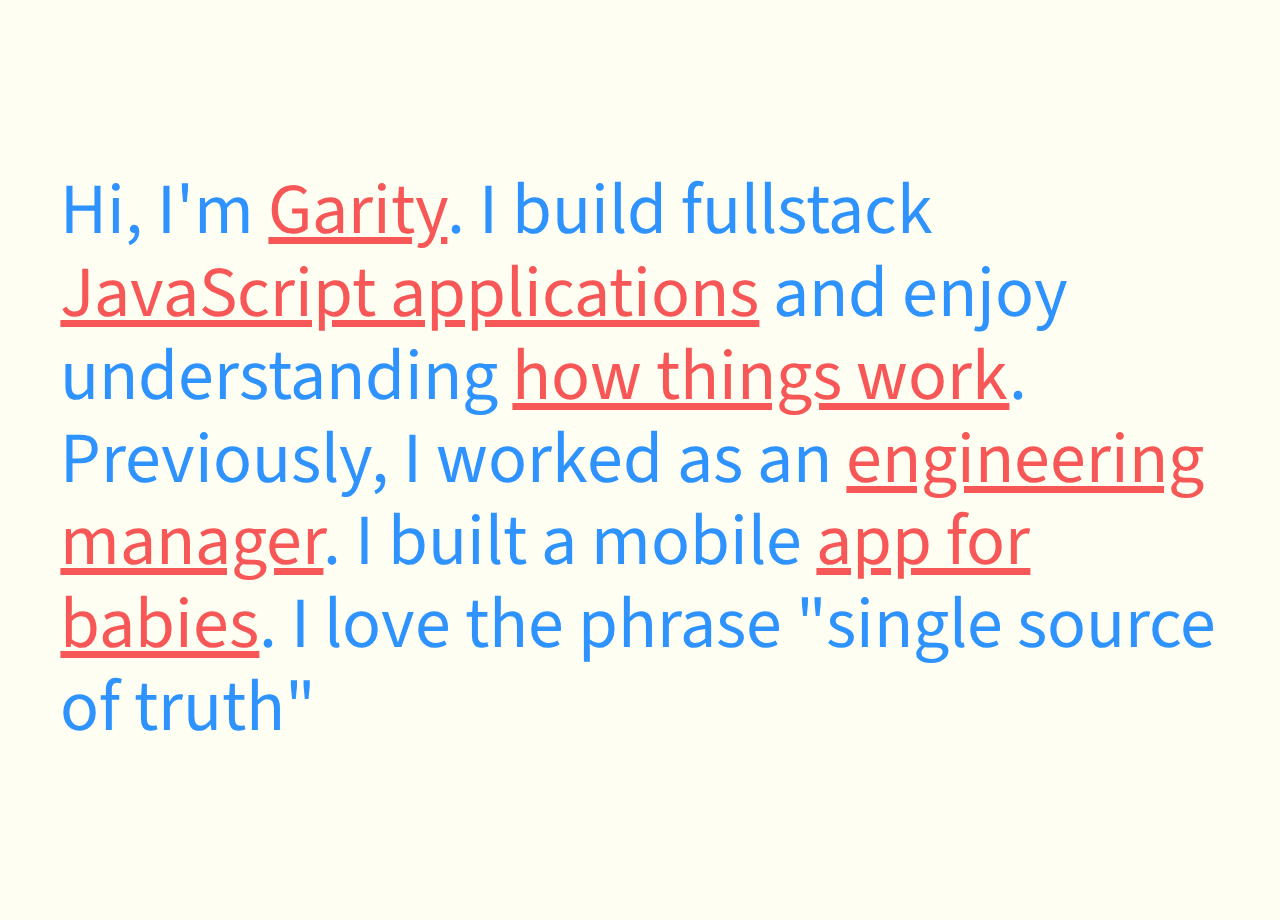
<file: index.html>
<!DOCTYPE html>

<html lang="en">
  <head>
    <meta charset="utf-8" />
    <meta name="viewport" content="width=device-width, initial-scale=1" />
    <title>Garity Chapman</title>
    <meta name="description" content="Garity's Portfolio Page" />
    <link
      href="https://fonts.googleapis.com/css?family=Source+Sans+Pro:700"
      rel="stylesheet"
    />
    <link
      href="https://fonts.googleapis.com/css?family=Catamaran"
      rel="stylesheet"
    />
    <link href="https://fonts.googleapis.com/css?family=Rubik+One" />
    <link rel="stylesheet" type="text/css" href="normalize.css" />
    <link rel="stylesheet" type="text/css" href="main.css" />
    <link rel="shortcut icon" href="images/favicon.ico" type="image/x-icon" />
  </head>
  <body>
    <div id="main-container">
      <div id="intro">
        <p id="writing">
          Hi, I'm
          <a
            href="https://www.linkedin.com/in/garitychapman
"
            >Garity</a
          >. I build fullstack
          <a href="portfolio.html">JavaScript applications</a> and enjoy
          understanding <a href="/portfolio.html#perf">how things work</a>.
          Previously, I worked as an
          <a href="https://www.linkedin.com/in/garitychapman/"
            >engineering manager</a
          >. I built a mobile
          <a href="/portfolio.html#babies">app for babies</a>. I love the phrase
          "single source of truth"
        </p>
      </div>
    </div>
  </body>
</html>
</file>
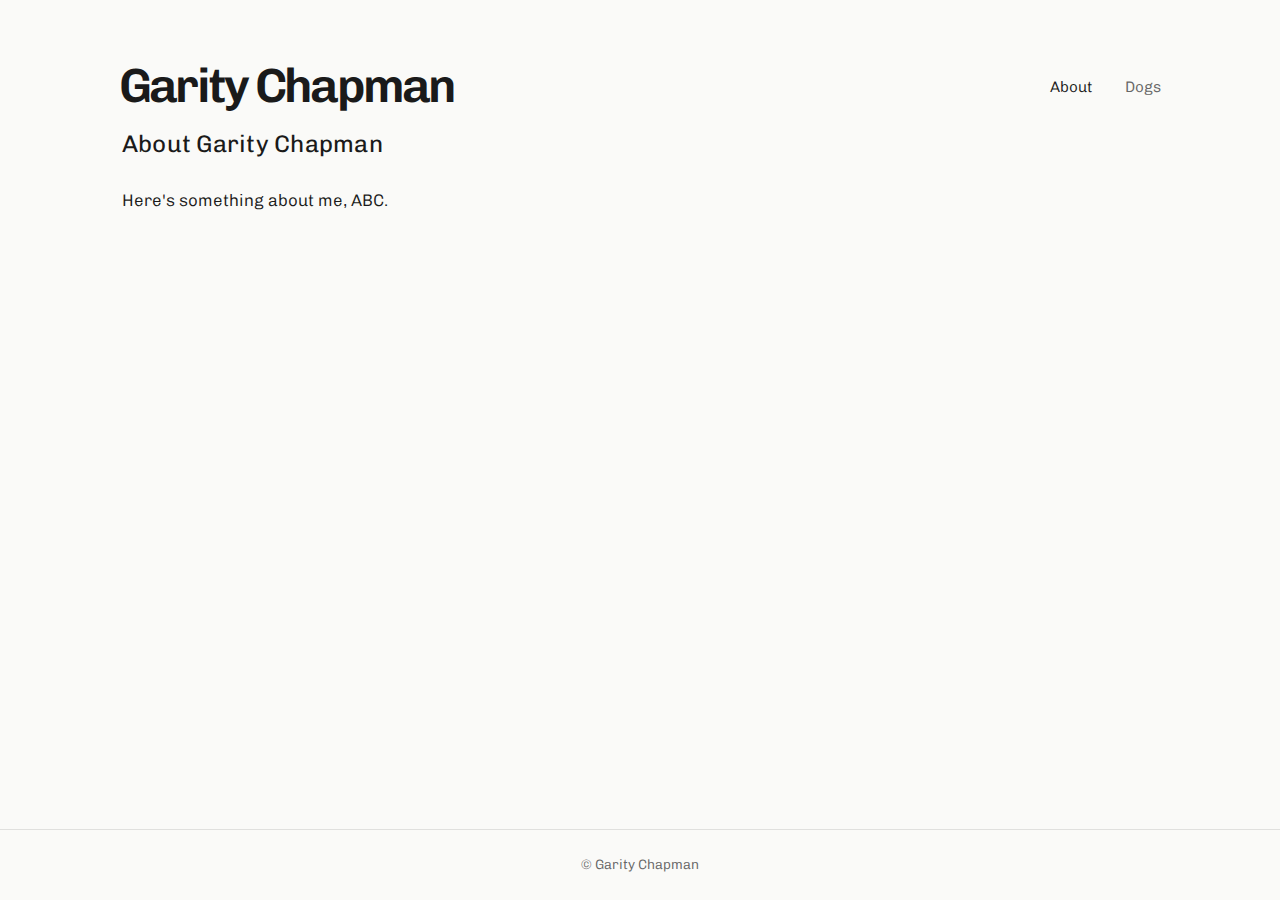
<file: about/index.html>
<!DOCTYPE html>
<html lang="en">
<head>
  <meta charset="UTF-8">
  <meta name="viewport" content="width=device-width, initial-scale=1.0">
  <title>About Garity Chapman — Garity Chapman</title>
  <link rel="preconnect" href="https://fonts.googleapis.com">
  <link rel="preconnect" href="https://fonts.gstatic.com" crossorigin>
  <link href="https://fonts.googleapis.com/css2?family=Chivo:ital,wght@0,300;0,500;1,300&display=swap" rel="stylesheet">
  <link rel="stylesheet" href="../static/style.css">
</head>
<body>
  <header>
    <nav>
      <a href="../index.html" class="site-title">Garity Chapman</a>
      <ul class="nav-links">
        
        <li><a href="../about/index.html" class="active">About</a></li>
        
        <li><a href="../dogs/index.html">Dogs</a></li>
        
      </ul>
    </nav>
  </header>
  <main>
    
<article class="prose">
  <h1>About Garity Chapman</h1>
<p>Here's something about me, ABC. </p>
</article>


  </main>
  <footer>
    <p>&copy; Garity Chapman</p>
  </footer>
</body>
</html>
</file>
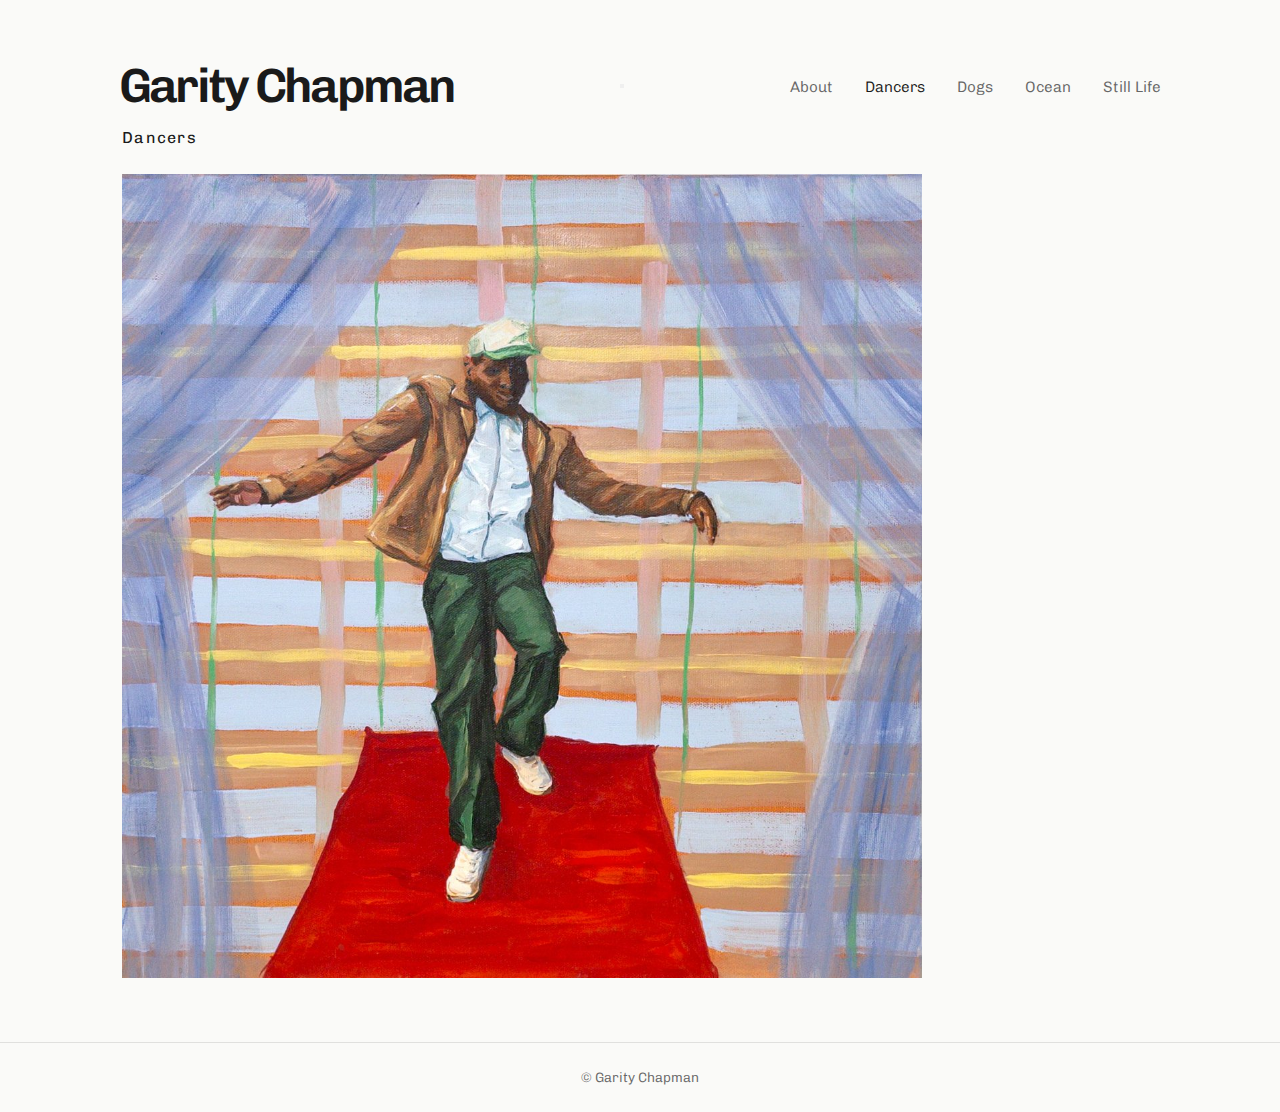
<file: dancers/index.html>
<!DOCTYPE html>
<html lang="en">
<head>
  <meta charset="UTF-8">
  <meta name="viewport" content="width=device-width, initial-scale=1.0">
  <title>Dancers — Garity Chapman</title>
  <link rel="preconnect" href="https://fonts.googleapis.com">
  <link rel="preconnect" href="https://fonts.gstatic.com" crossorigin>
  <link href="https://fonts.googleapis.com/css2?family=Chivo:ital,wght@0,300;0,500;1,300&display=swap" rel="stylesheet">
  <link rel="stylesheet" href="../static/style.css">
</head>
<body>
  <header>
    <nav>
      <a href="../index.html" class="site-title">Garity Chapman</a>
      <button class="nav-toggle" aria-label="Toggle navigation" aria-expanded="false">
        <span></span><span></span><span></span>
      </button>
      <ul class="nav-links">
        
        <li><a href="../about/index.html">About</a></li>
        
        <li><a href="../dancers/index.html" class="active">Dancers</a></li>
        
        <li><a href="../dogs/index.html">Dogs</a></li>
        
        <li><a href="../ocean/index.html">Ocean</a></li>
        
        <li><a href="../still-life/index.html">Still Life</a></li>
        
      </ul>
    </nav>
  </header>
  <script>
    document.querySelector('.nav-toggle').addEventListener('click', function () {
      var nav = document.querySelector('.nav-links');
      var open = nav.classList.toggle('open');
      this.setAttribute('aria-expanded', open);
    });
  </script>
  <main>
    

<section class="series">
  <h2>Dancers</h2>
  <div class="series-body">
    
    <div class="scroll-paintings">
      
      <figure class="scroll-painting">
        <img src="images/garity-chapman-dancers-1-full.jpg" alt="Dancers 1" loading="lazy">
      </figure>
      
    </div>
  </div>
</section>


  </main>
  <footer>
    <p>&copy; Garity Chapman</p>
  </footer>
</body>
</html>
</file>
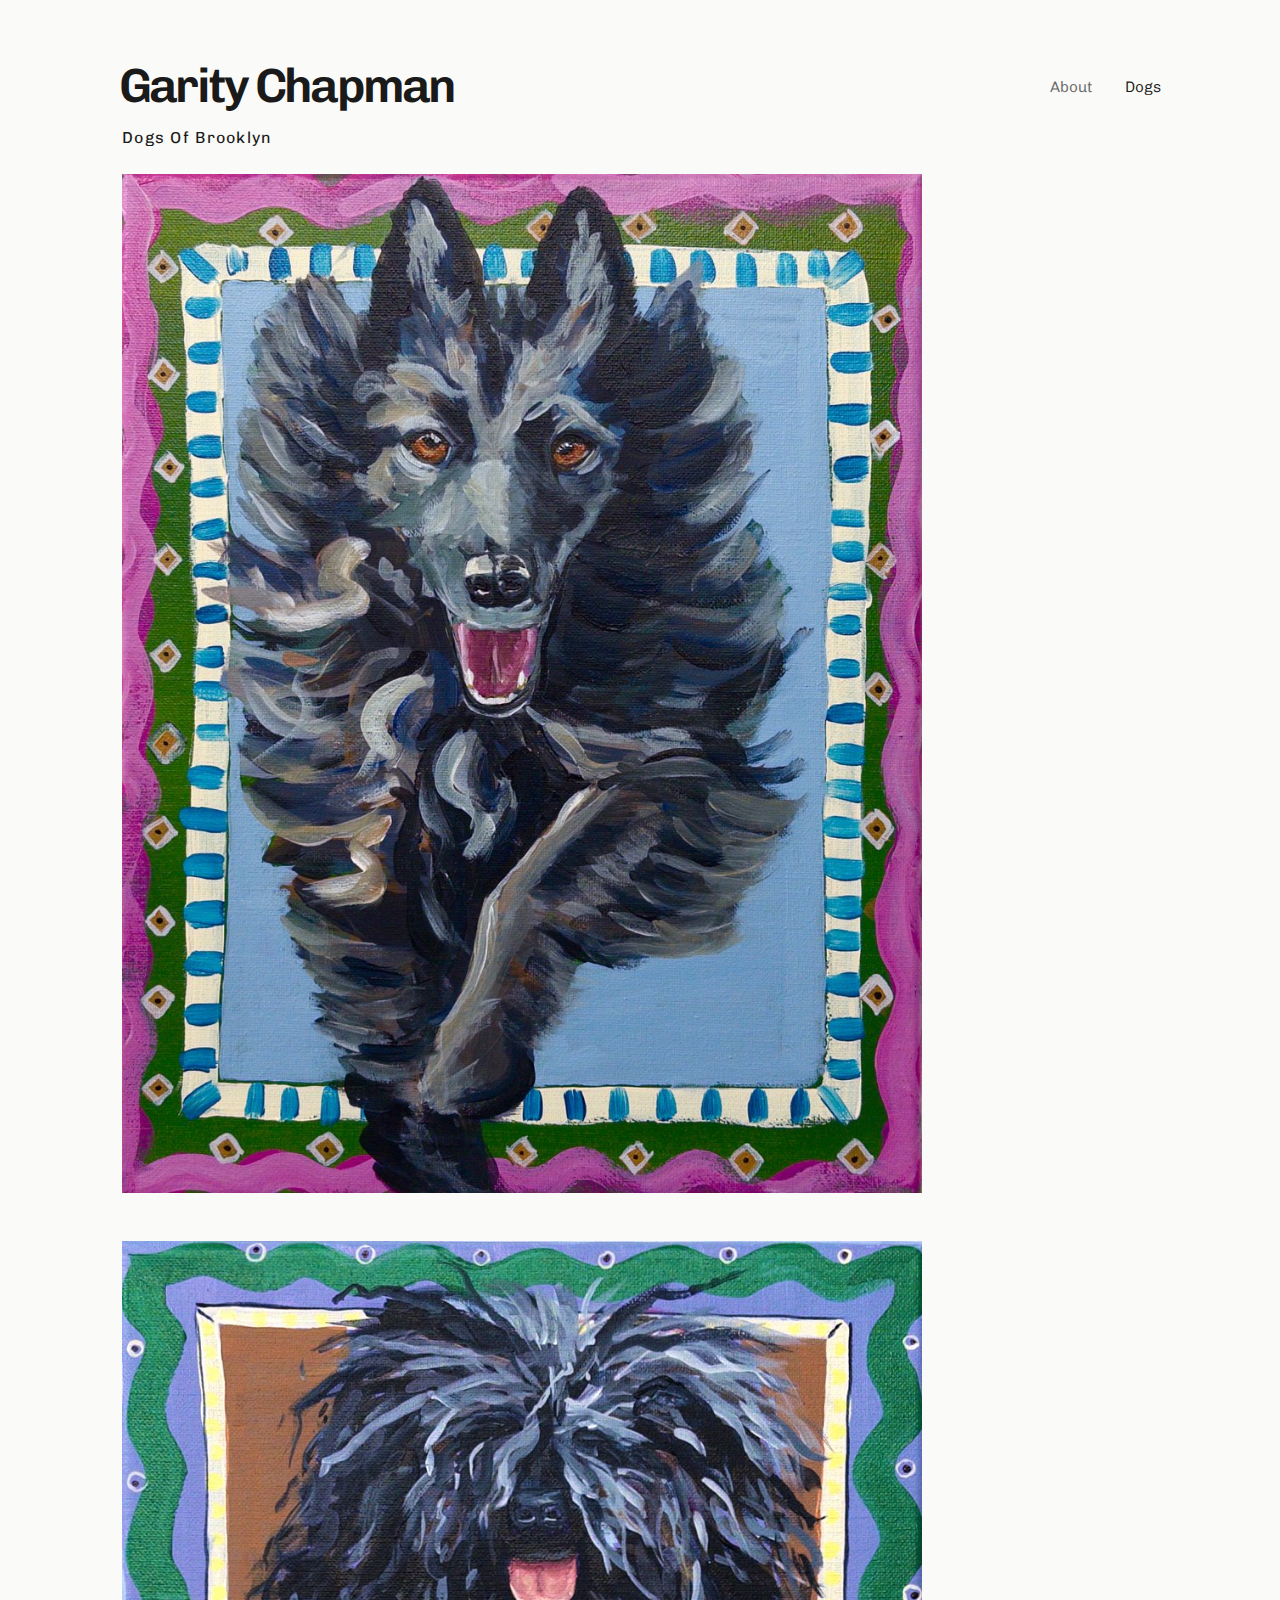
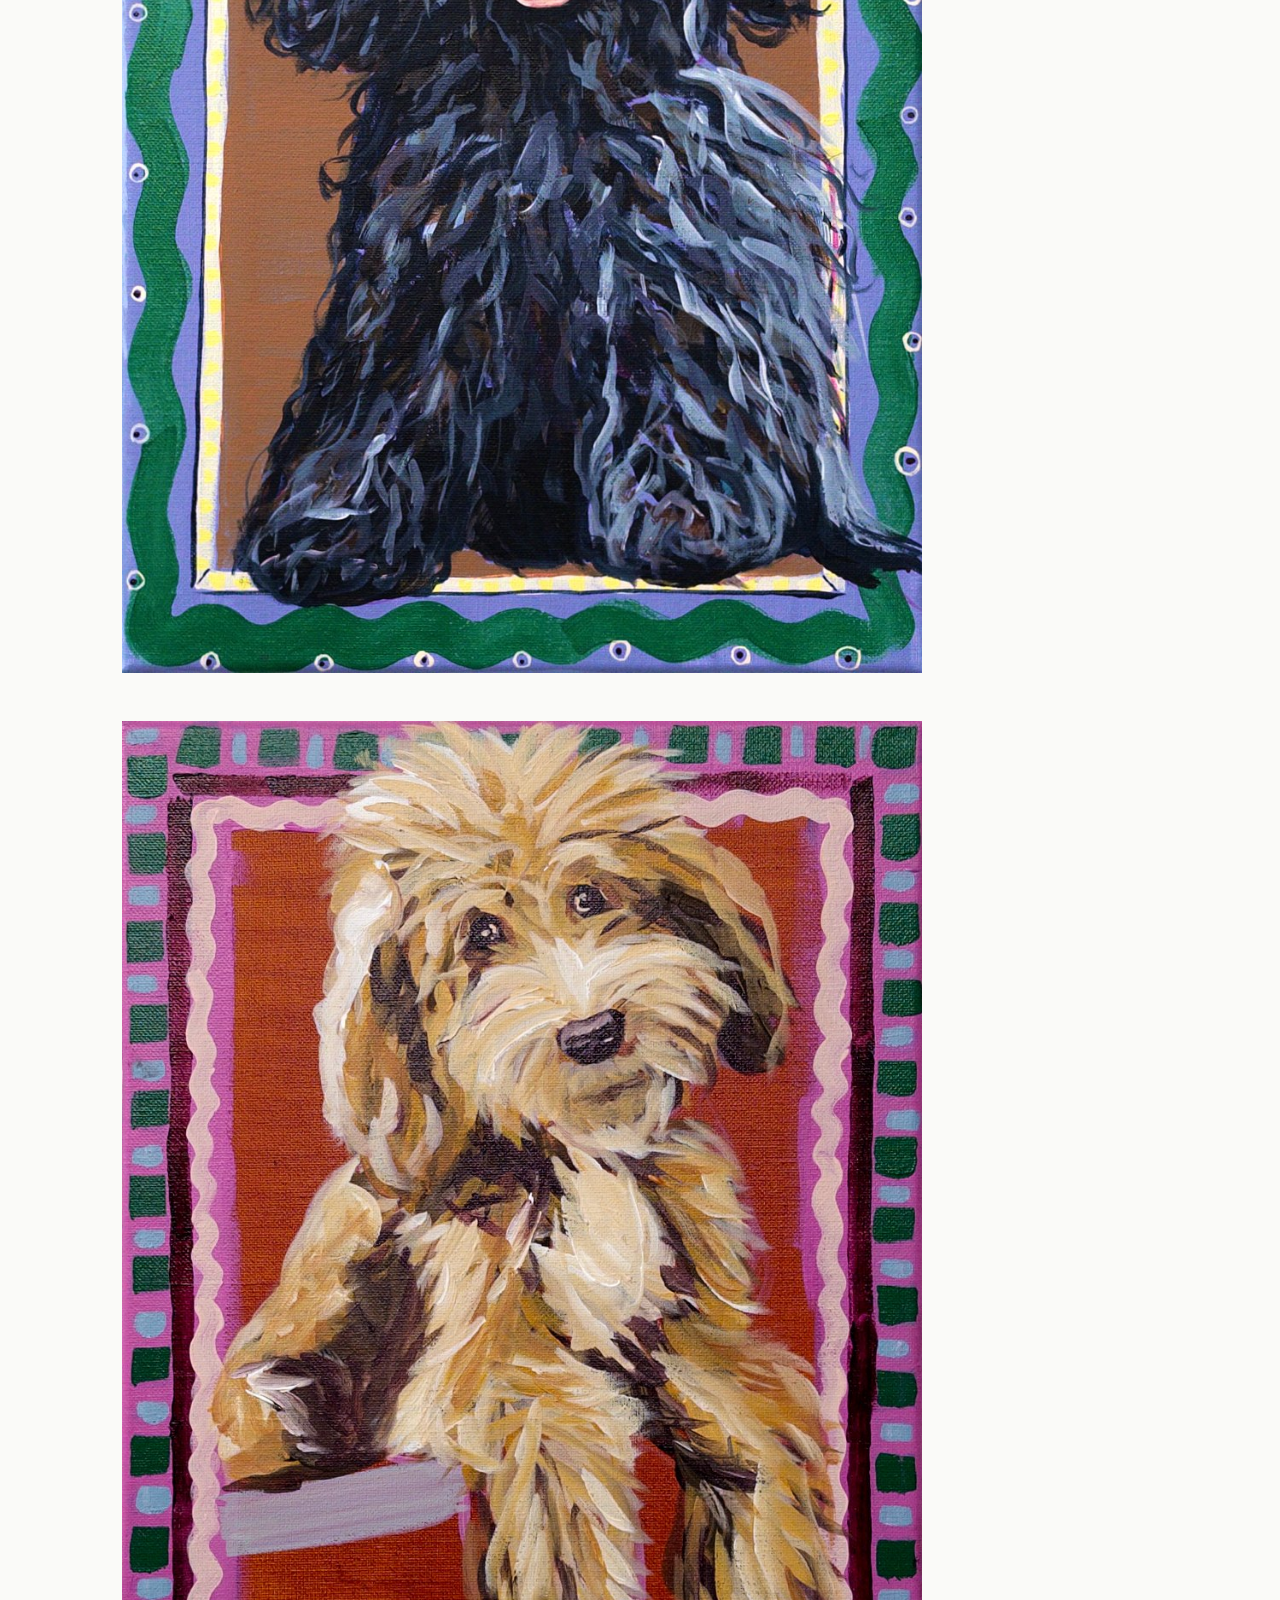
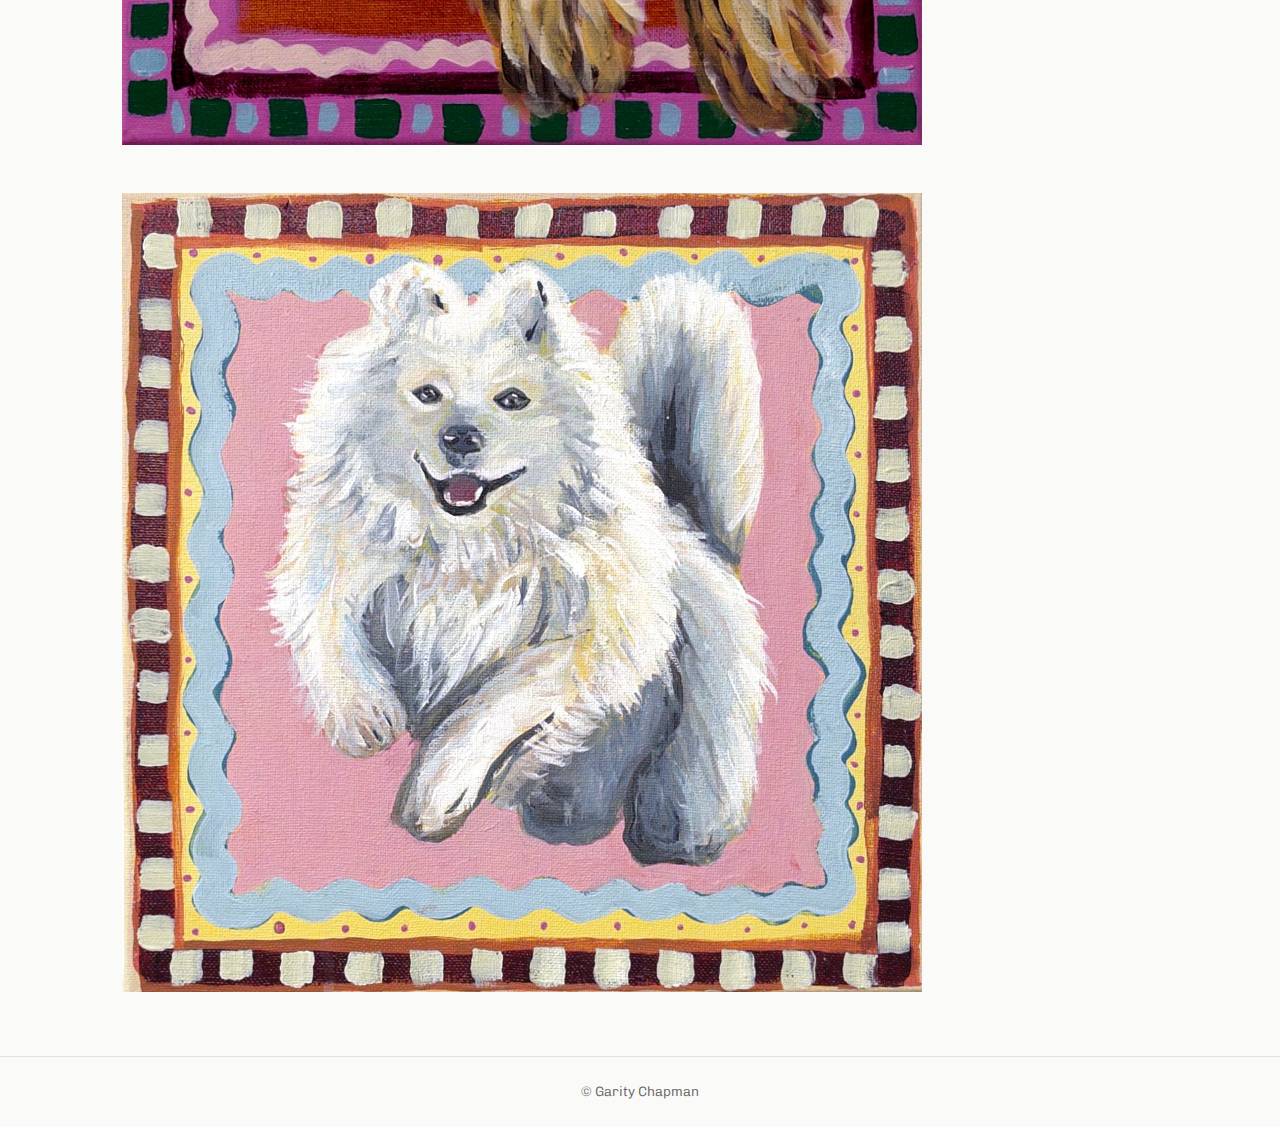
<file: dogs/index.html>
<!DOCTYPE html>
<html lang="en">
<head>
  <meta charset="UTF-8">
  <meta name="viewport" content="width=device-width, initial-scale=1.0">
  <title>Dogs — Garity Chapman</title>
  <link rel="preconnect" href="https://fonts.googleapis.com">
  <link rel="preconnect" href="https://fonts.gstatic.com" crossorigin>
  <link href="https://fonts.googleapis.com/css2?family=Chivo:ital,wght@0,300;0,500;1,300&display=swap" rel="stylesheet">
  <link rel="stylesheet" href="../static/style.css">
</head>
<body>
  <header>
    <nav>
      <a href="../index.html" class="site-title">Garity Chapman</a>
      <ul class="nav-links">
        
        <li><a href="../about/index.html">About</a></li>
        
        <li><a href="../dogs/index.html" class="active">Dogs</a></li>
        
      </ul>
    </nav>
  </header>
  <main>
    
<article class="prose">
  
</article>

<section class="series">
  <h2>Dogs Of Brooklyn</h2>
  <div class="scroll-paintings">
    
    <figure class="scroll-painting">
      <img src="images/garity-chapman-dogs-of-brooklyn-1-full.jpg" alt="Dogs Of Brooklyn 1" loading="lazy">
    </figure>
    
    <figure class="scroll-painting">
      <img src="images/garity-chapman-dogs-of-brooklyn-2-full.jpg" alt="Dogs Of Brooklyn 2" loading="lazy">
    </figure>
    
    <figure class="scroll-painting">
      <img src="images/garity-chapman-dogs-of-brooklyn-3-full.jpg" alt="Dogs Of Brooklyn 3" loading="lazy">
    </figure>
    
    <figure class="scroll-painting">
      <img src="images/garity-chapman-dogs-of-brooklyn-4-full.jpg" alt="Dogs Of Brooklyn 4" loading="lazy">
    </figure>
    
  </div>
</section>


  </main>
  <footer>
    <p>&copy; Garity Chapman</p>
  </footer>
</body>
</html>
</file>
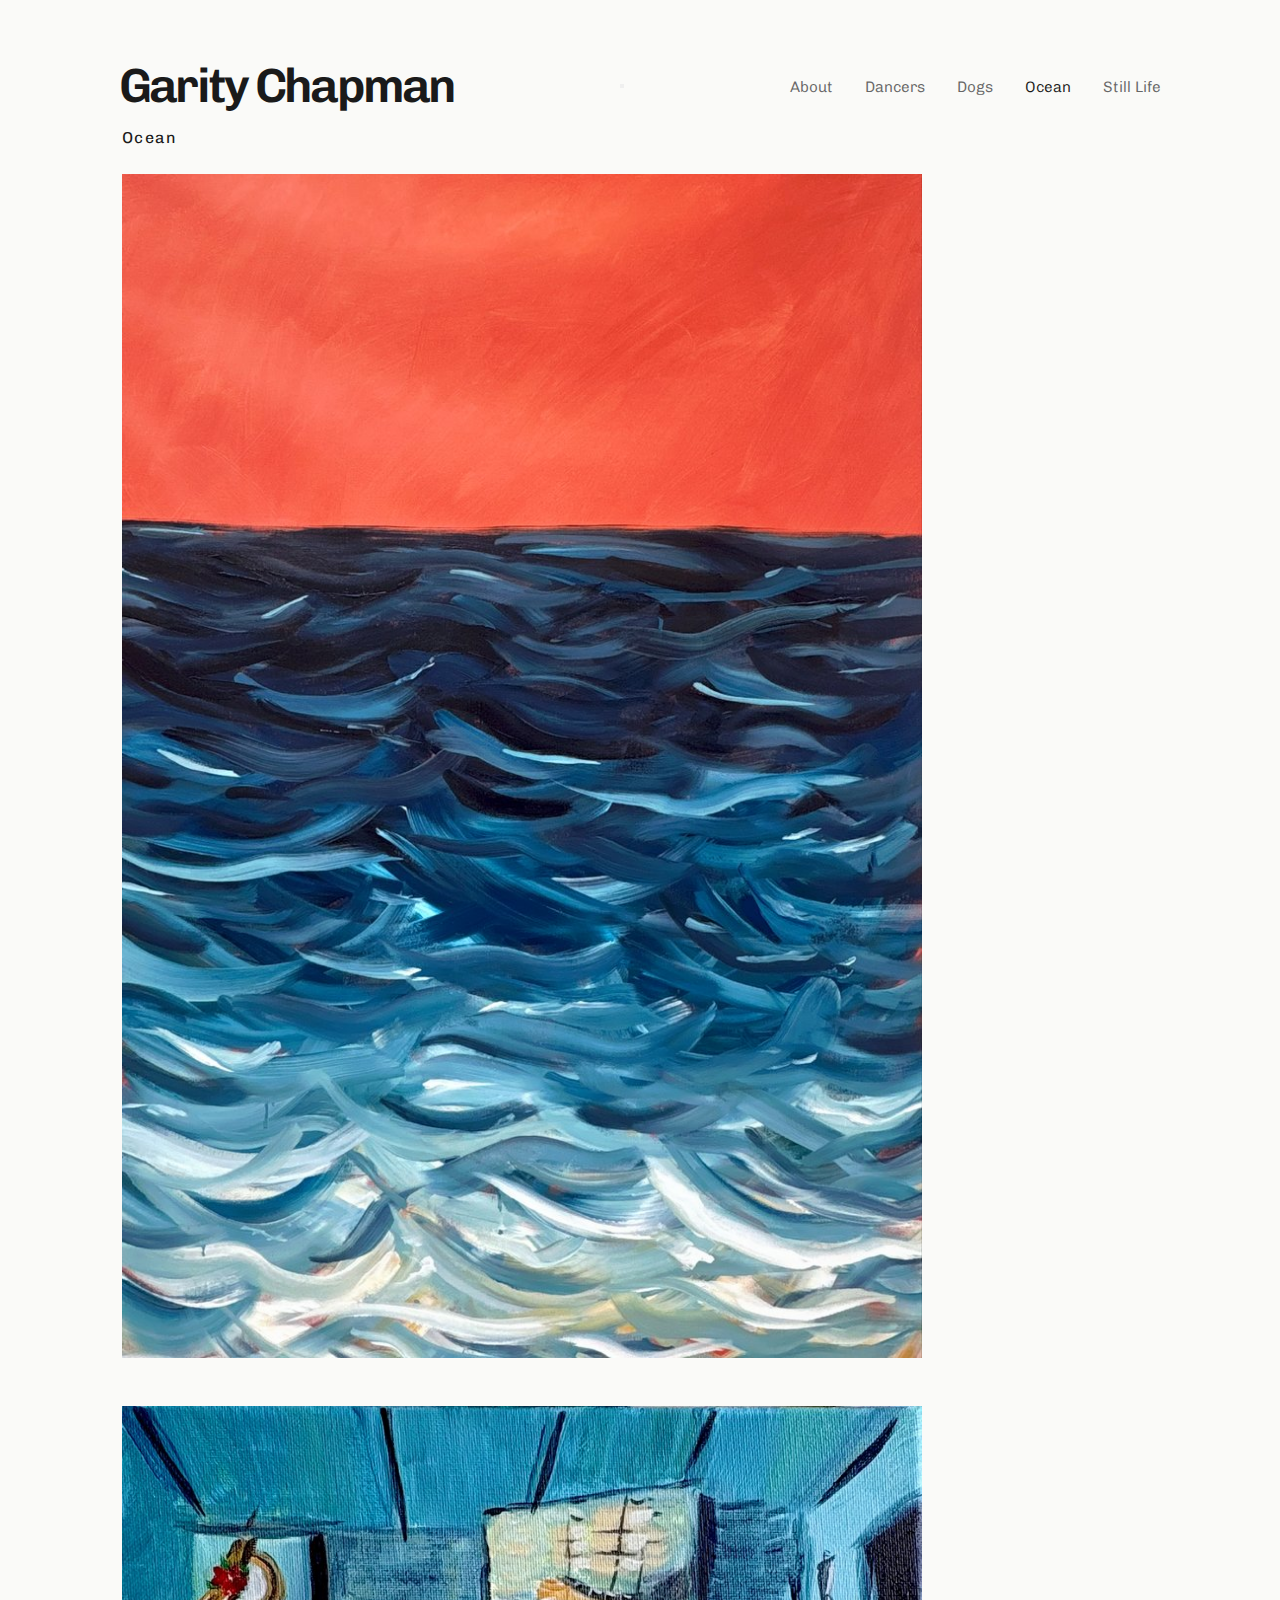
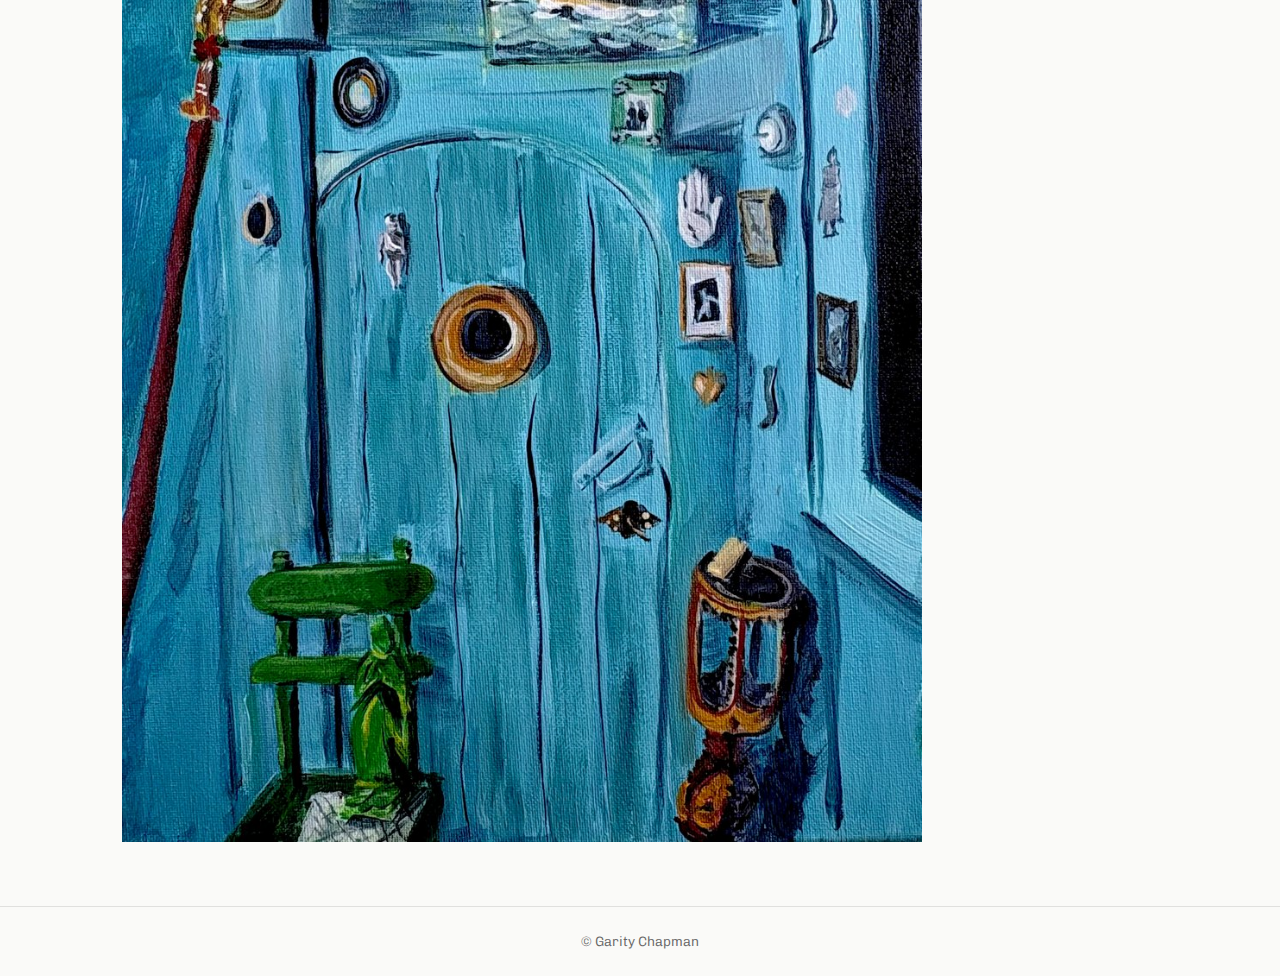
<file: ocean/index.html>
<!DOCTYPE html>
<html lang="en">
<head>
  <meta charset="UTF-8">
  <meta name="viewport" content="width=device-width, initial-scale=1.0">
  <title>Ocean — Garity Chapman</title>
  <link rel="preconnect" href="https://fonts.googleapis.com">
  <link rel="preconnect" href="https://fonts.gstatic.com" crossorigin>
  <link href="https://fonts.googleapis.com/css2?family=Chivo:ital,wght@0,300;0,500;1,300&display=swap" rel="stylesheet">
  <link rel="stylesheet" href="../static/style.css">
</head>
<body>
  <header>
    <nav>
      <a href="../index.html" class="site-title">Garity Chapman</a>
      <button class="nav-toggle" aria-label="Toggle navigation" aria-expanded="false">
        <span></span><span></span><span></span>
      </button>
      <ul class="nav-links">
        
        <li><a href="../about/index.html">About</a></li>
        
        <li><a href="../dancers/index.html">Dancers</a></li>
        
        <li><a href="../dogs/index.html">Dogs</a></li>
        
        <li><a href="../ocean/index.html" class="active">Ocean</a></li>
        
        <li><a href="../still-life/index.html">Still Life</a></li>
        
      </ul>
    </nav>
  </header>
  <script>
    document.querySelector('.nav-toggle').addEventListener('click', function () {
      var nav = document.querySelector('.nav-links');
      var open = nav.classList.toggle('open');
      this.setAttribute('aria-expanded', open);
    });
  </script>
  <main>
    

<section class="series">
  <h2>Ocean</h2>
  <div class="series-body">
    
    <div class="scroll-paintings">
      
      <figure class="scroll-painting">
        <img src="images/garity-chapman-ocean-1-full.jpg" alt="Ocean 1" loading="lazy">
      </figure>
      
      <figure class="scroll-painting">
        <img src="images/garity-chapman-ocean-2-full.jpg" alt="Ocean 2" loading="lazy">
      </figure>
      
    </div>
  </div>
</section>


  </main>
  <footer>
    <p>&copy; Garity Chapman</p>
  </footer>
</body>
</html>
</file>
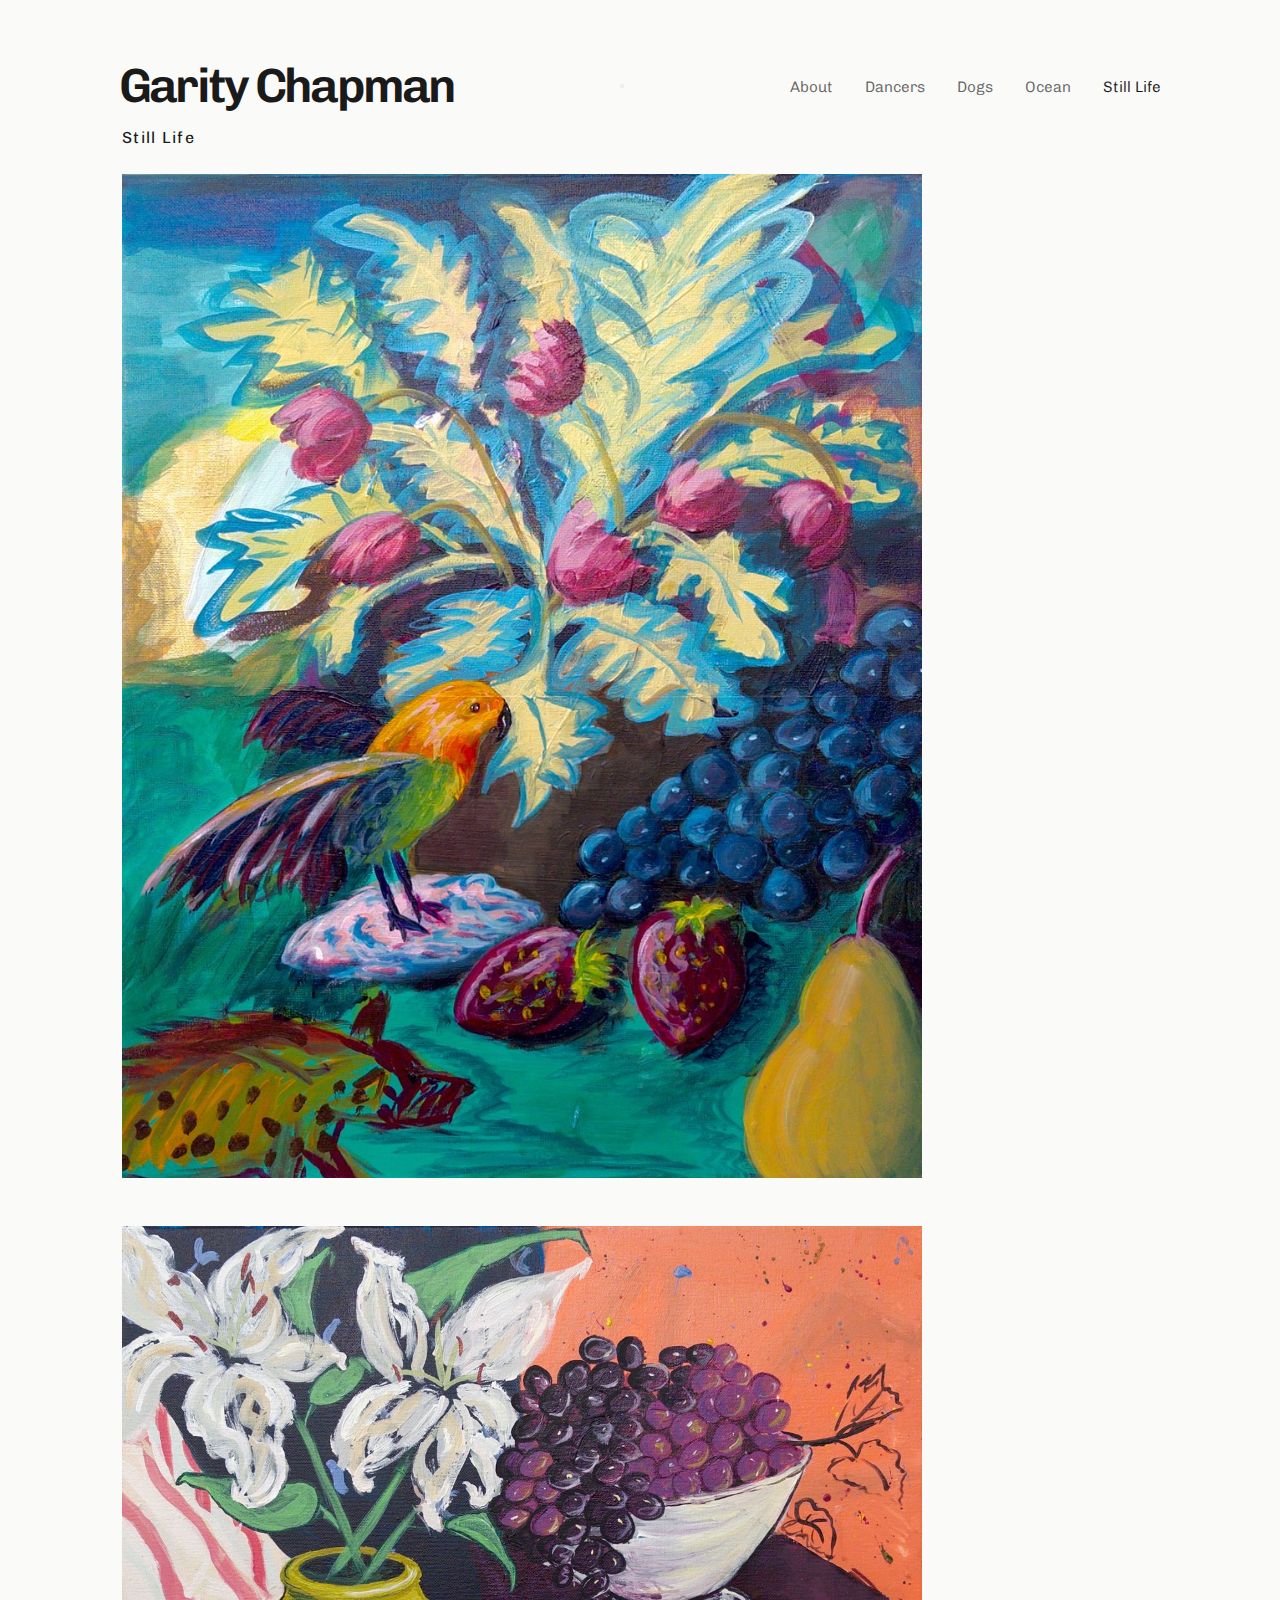
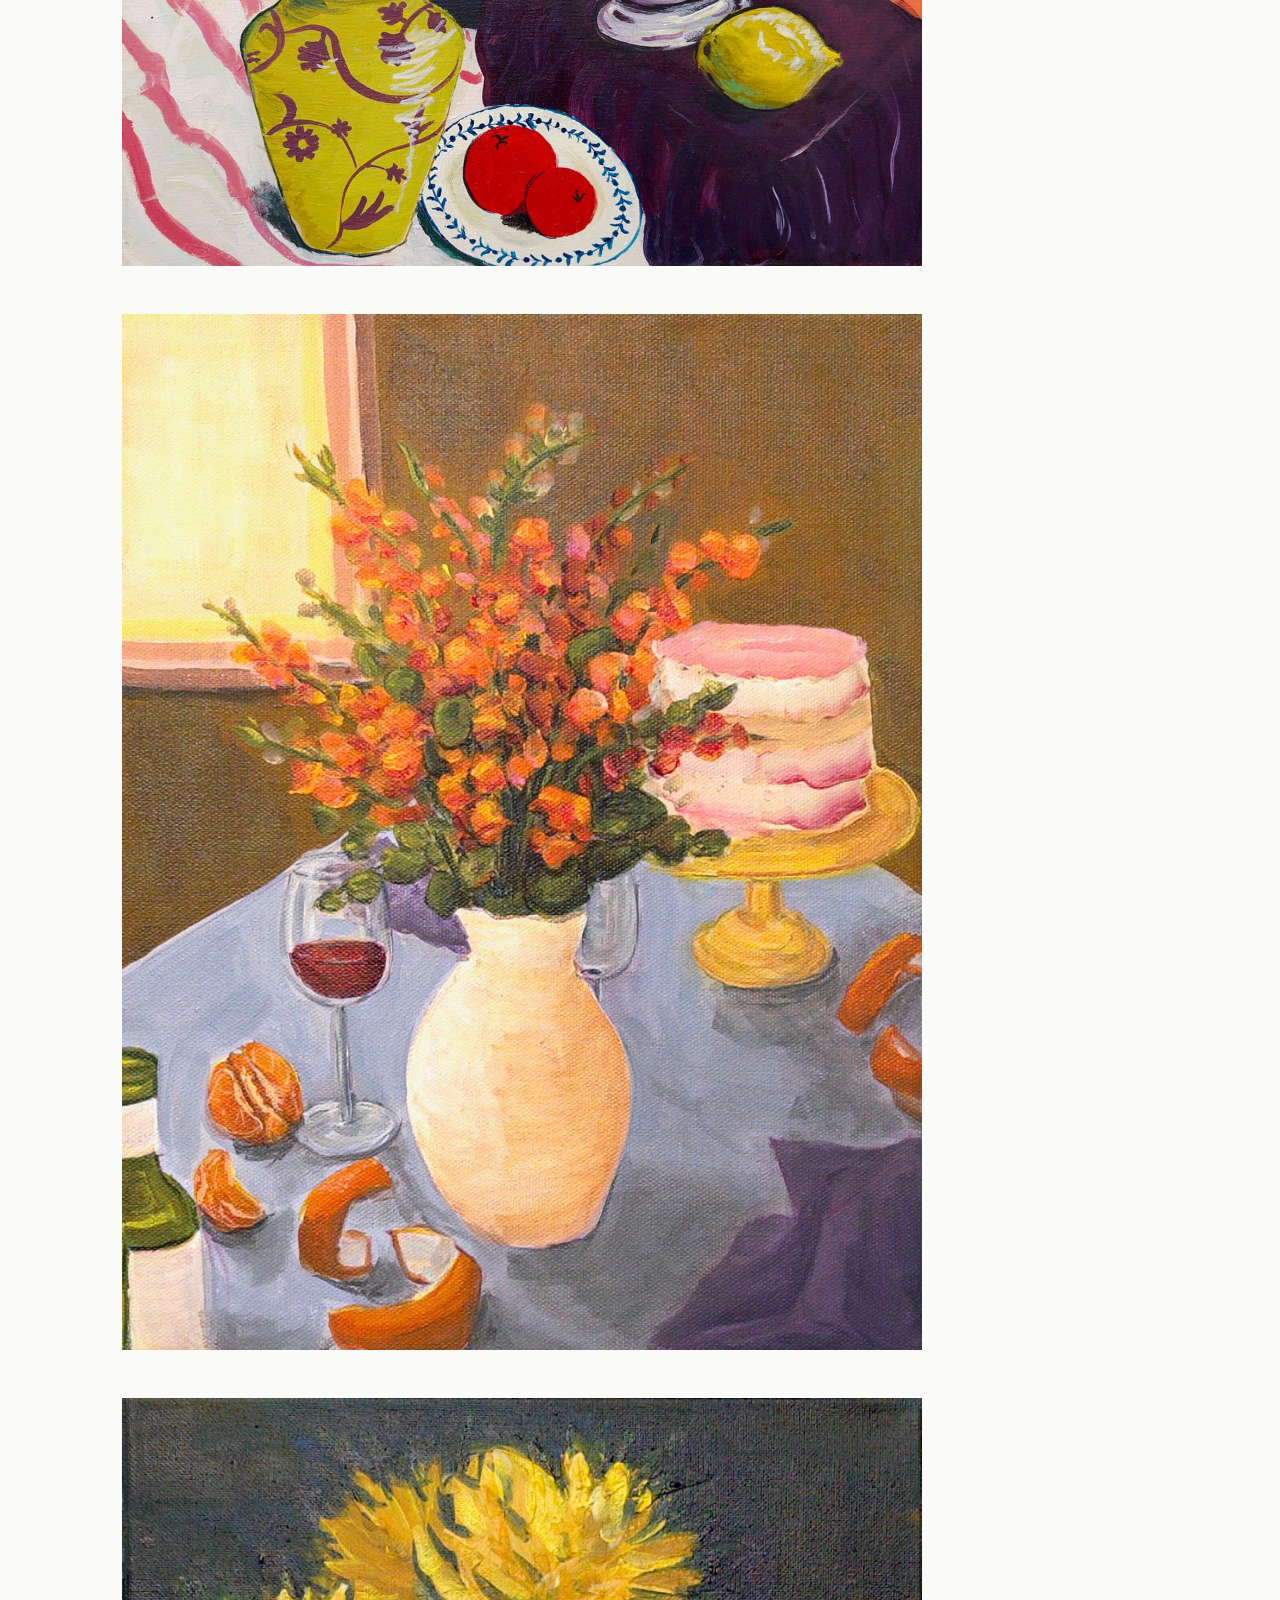
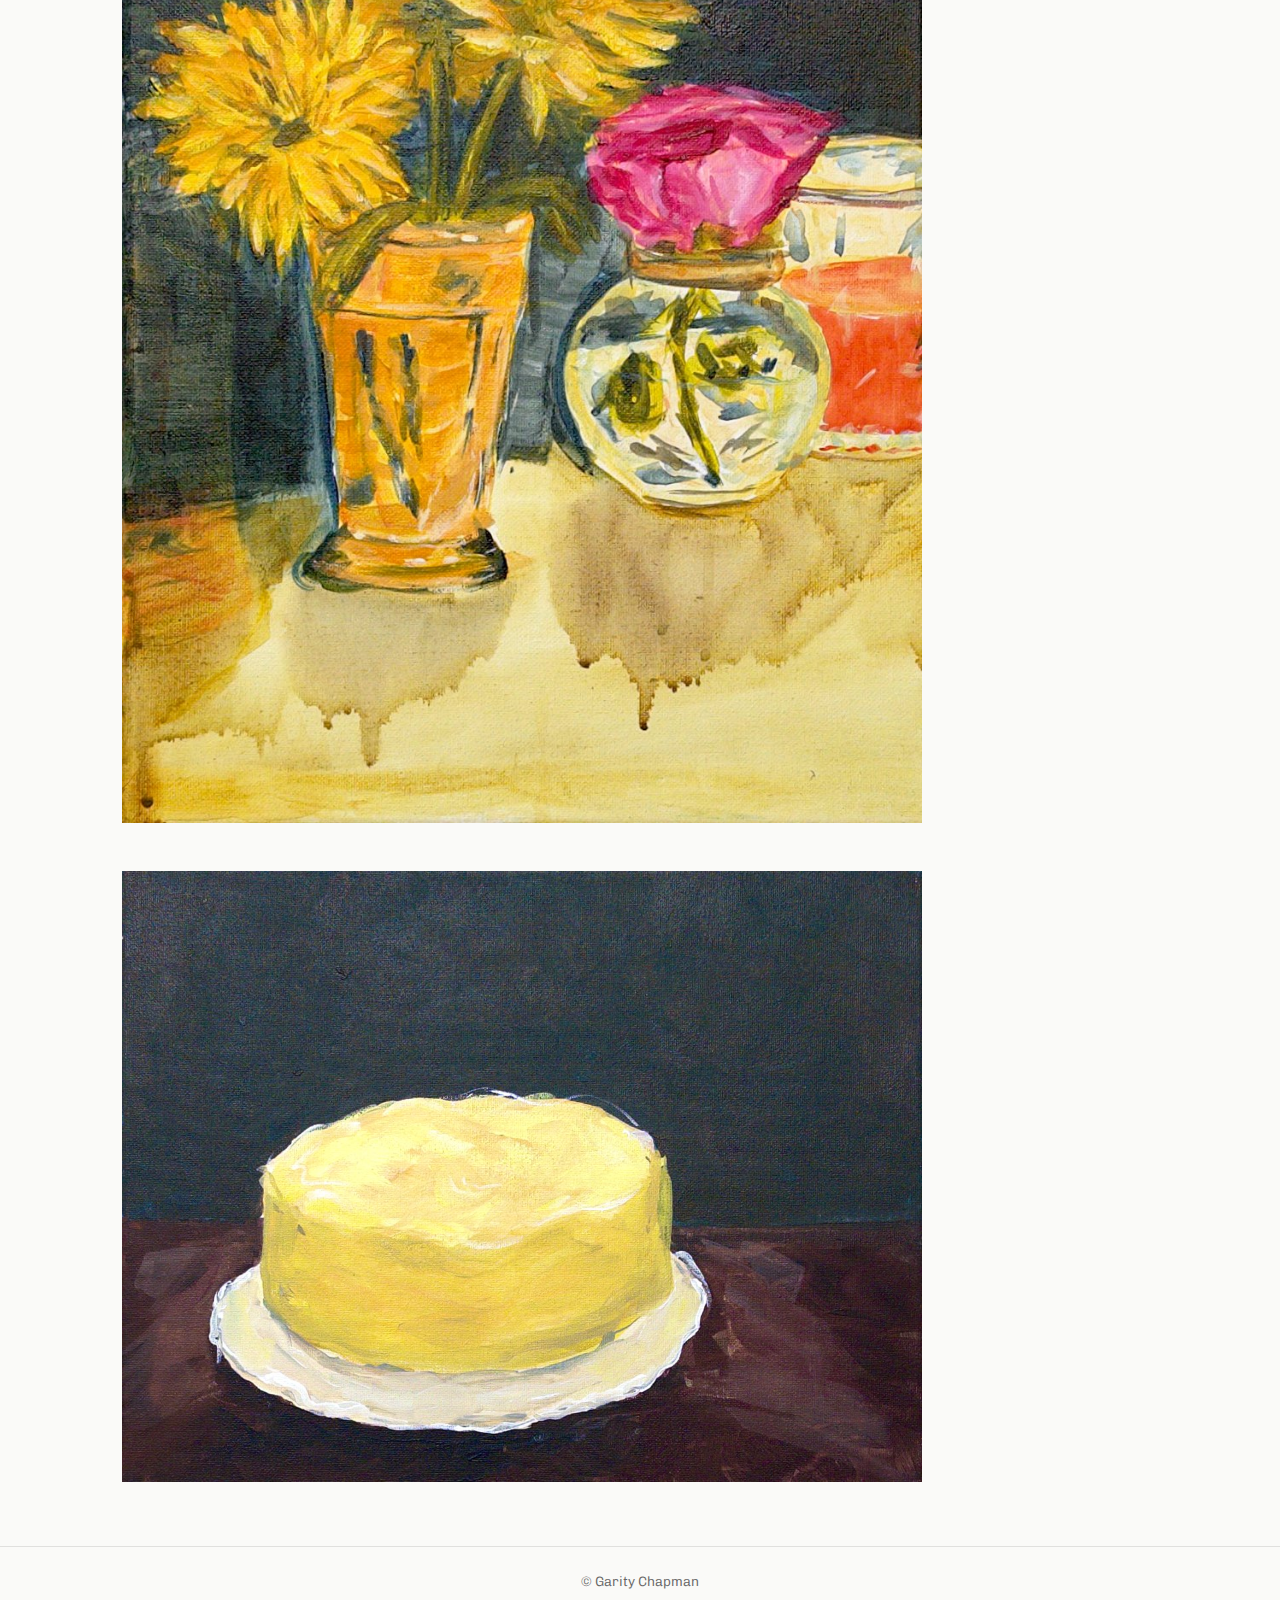
<file: still-life/index.html>
<!DOCTYPE html>
<html lang="en">
<head>
  <meta charset="UTF-8">
  <meta name="viewport" content="width=device-width, initial-scale=1.0">
  <title>Still Life — Garity Chapman</title>
  <link rel="preconnect" href="https://fonts.googleapis.com">
  <link rel="preconnect" href="https://fonts.gstatic.com" crossorigin>
  <link href="https://fonts.googleapis.com/css2?family=Chivo:ital,wght@0,300;0,500;1,300&display=swap" rel="stylesheet">
  <link rel="stylesheet" href="../static/style.css">
</head>
<body>
  <header>
    <nav>
      <a href="../index.html" class="site-title">Garity Chapman</a>
      <button class="nav-toggle" aria-label="Toggle navigation" aria-expanded="false">
        <span></span><span></span><span></span>
      </button>
      <ul class="nav-links">
        
        <li><a href="../about/index.html">About</a></li>
        
        <li><a href="../dancers/index.html">Dancers</a></li>
        
        <li><a href="../dogs/index.html">Dogs</a></li>
        
        <li><a href="../ocean/index.html">Ocean</a></li>
        
        <li><a href="../still-life/index.html" class="active">Still Life</a></li>
        
      </ul>
    </nav>
  </header>
  <script>
    document.querySelector('.nav-toggle').addEventListener('click', function () {
      var nav = document.querySelector('.nav-links');
      var open = nav.classList.toggle('open');
      this.setAttribute('aria-expanded', open);
    });
  </script>
  <main>
    

<section class="series">
  <h2>Still Life</h2>
  <div class="series-body">
    
    <div class="scroll-paintings">
      
      <figure class="scroll-painting">
        <img src="images/garity-chapman-still-life-1-full.jpg" alt="Still Life 1" loading="lazy">
      </figure>
      
      <figure class="scroll-painting">
        <img src="images/garity-chapman-still-life-2-full.jpg" alt="Still Life 2" loading="lazy">
      </figure>
      
      <figure class="scroll-painting">
        <img src="images/garity-chapman-still-life-3-full.jpg" alt="Still Life 3" loading="lazy">
      </figure>
      
      <figure class="scroll-painting">
        <img src="images/garity-chapman-still-life-4-full.jpg" alt="Still Life 4" loading="lazy">
      </figure>
      
      <figure class="scroll-painting">
        <img src="images/garity-chapman-still-life-5-full.jpg" alt="Still Life 5" loading="lazy">
      </figure>
      
    </div>
  </div>
</section>


  </main>
  <footer>
    <p>&copy; Garity Chapman</p>
  </footer>
</body>
</html>
</file>
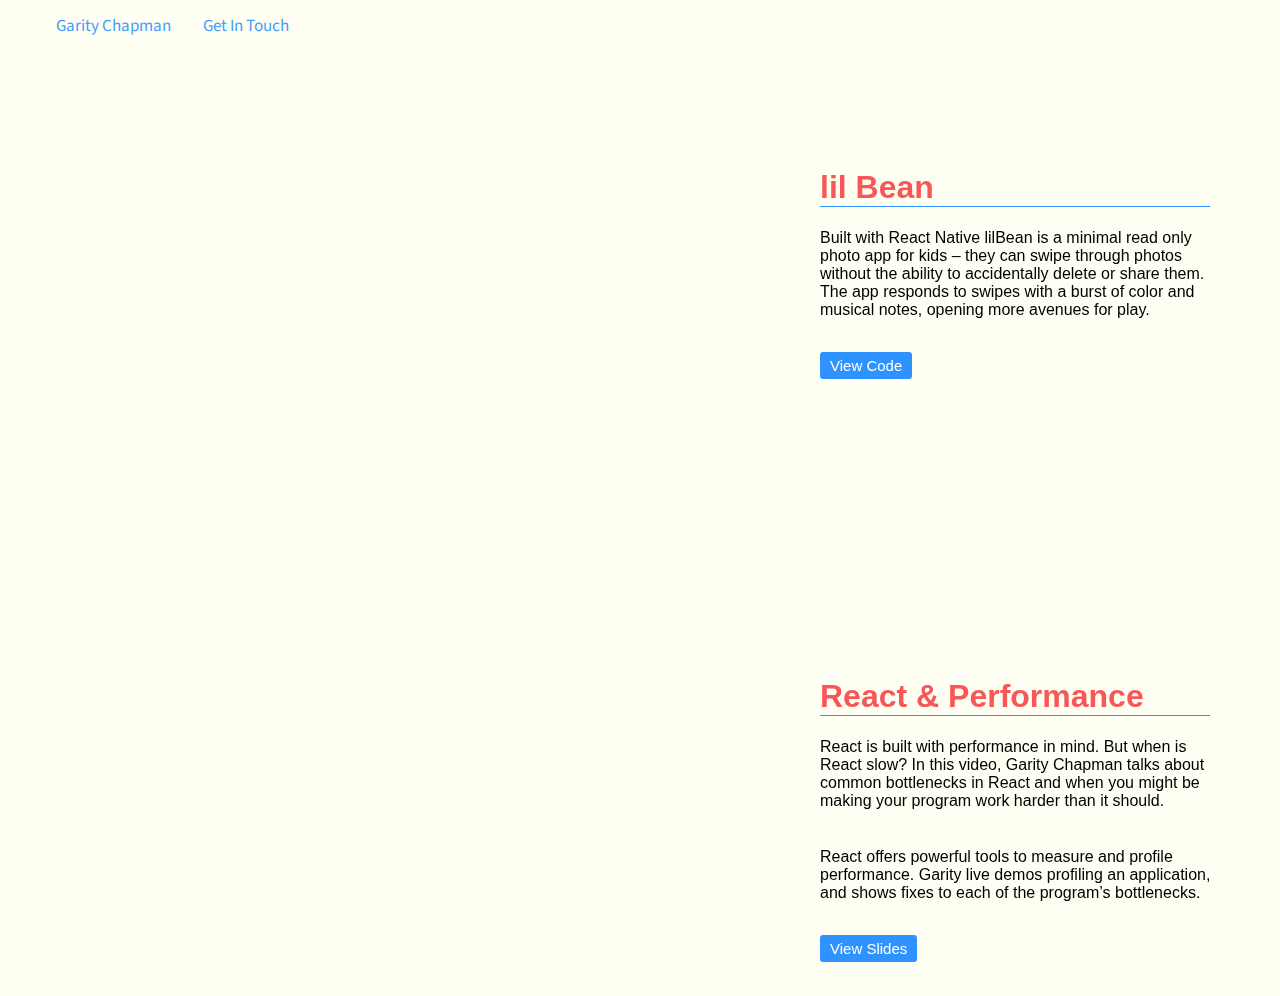
<file: portfolio.html>
<!doctype html> 

<html lang="en">

<head>
	<meta charset="utf-8">
	<title>Portfolio</title>
	<meta name="description" content="Garity's Portfolio Page">
	<link href="https://fonts.googleapis.com/css?family=Source+Sans+Pro:700" rel="stylesheet">
	<link rel="stylesheet" type="text/css" href="main.css">
</head>

<body>
	<div class='navbar'>
		<ul class="topnav">
		  <li><a href="/">Garity Chapman</a></li>
		  <li><a href="mailto:garitychapman@gmail.com">Get In Touch</a></li>
		  <li class="icon">
		    <a href="javascript:void(0);" onclick="myFunction()">&#9776;</a>
		  </li>
		</ul>
	</div>
	<div id="portfolio-container">
		<div class="project clearfix" id="babies">
			<div class="thumbnail">
				<iframe src="https://www.youtube.com/embed/v0pjgWX4nX8" frameborder="0" allowfullscreen></iframe>
			</div>
			<div class="description">
				<h1>lil Bean </h1>
				<p>Built with React Native lilBean is a minimal read only photo app for kids – they can swipe through photos without the ability to accidentally delete or share them. The app responds to swipes with a burst of color and musical notes, opening more avenues for play.</p>
				<a href="https://github.com/garity/lilBean" class="button">View Code</a>
			</div> 
		</div>
		<div class="project clearfix" id="perf">
			<div class="thumbnail">
				<iframe src="https://www.youtube.com/embed/b8IcYOV5_Rc" frameborder="0" allowfullscreen></iframe>
			</div>
			<div class="description">
				<h1>React & Performance</h1>
				<p>React is built with performance in mind. But when is React slow? In this video, Garity Chapman talks about common bottlenecks in React and when you might be making your program work harder than it should.</p>

				<p>React offers powerful tools to measure and profile performance. Garity live demos profiling an application, and shows fixes to each of the program’s bottlenecks. </p>
				<a href="http://slides.com/garitychapman/reactperf" class="button">View Slides</a>
			</div>
		</div>
	</div>
</body>
</html>
</file>
<file: main.css>
html {
  height: 100%;
}

body {
  height: 100%;
  margin: 0;
  background: #fffef2;
  overflow: scroll;
}

#main-container {
  height: 100%;
  margin: 0;
}

#intro {
  height: 100%;
  padding: 10px;
  display: flex;
  align-items: center;
}

#writing {
  max-height: 100%;
  font-family: "Source Sans Pro", Helvetica, sans-serif;
  color: #2e93ff;
  font-size: 80px;
  padding: 15px;
  margin: 0;
}

a {
  color: #f75757;
}

#babies {
  padding-top: 10%;
}

#portfolio-container {
  width: 100%;
  font-family: "Catamaran", sans-serif;
  background: #fffef2;
}

.description h1 {
  color: #f75757;
  border-bottom: 1px solid #2e93ff;
  margin-right: 50px;
}

.project {
  margin-bottom: 150px;
}

.thumbnail {
  float: left;
  width: 800px;
}

img,
iframe {
  width: 600px;
  margin-left: 10%;
  margin-top: 5%;
  width: 600px;
  height: 315px;
}

.description {
  float: left;
  width: calc(100% - 840px);
  margin: 20px;
}

.description p {
  padding-right: 20px;
  padding-right: 10%;
  padding-bottom: 5%;
}

.clearfix:before,
.clearfix:after {
  content: " ";
  display: table;
}

.clearfix:after {
  clear: both;
}

.clearfix {
  *zoom: 1;
}

.button {
  border-radius: 3px;
  background: #2e93ff;
  border: none;
  color: #fff;
  padding: 5px 10px;
  font-size: 15px;
  text-decoration: none;
}

.navbar {
  background-color: #fffef2;
  opacity: 0.9;
  position: fixed;
  width: 100%;
}

ul.topnav {
  list-style-type: none;
  margin: 0;
  padding-right: 15px;
  overflow: hidden;
}

ul.topnav li {
  float: left;
  font-family: "Source Sans Pro", Helvetica, sans-serif;
}

/* Style the links inside the list items */
ul.topnav li a {
  display: inline-block;
  color: #2e93ff;
  text-align: center;
  padding: 14px 16px;
  text-decoration: none;
  transition: 0.3s;
  font-size: 17px;
}

/* Change background color of links on hover */
ul.topnav li a:hover {
  background-color: #fff;
}

/* Hide the list item that contains the link that should open and close the topnav on small screens */
ul.topnav li.icon {
  display: none;
}

/* mobile styles */
@media only screen and (max-width: 32rem) {
  #writing {
    font-size: 2.25rem;
  }
  .project {
    width: 90%;
    margin: auto;
  }
  .description {
    width: 100%;
    font-size: 1rem;
  }
  .thumbnail {
    width: 100%;
  }
  iframe {
    margin: auto;
  }
}

/* small mobile phones in landscape and some tablets in portrait */
@media only screen and (min-width: 32rem) and (max-width: 40rem) {
  #writing {
    font-size: 3rem;
  }
  .project {
    width: 90%;
    margin: auto;
    padding-top: 5%;
  }
  .description {
    width: 100%;
    font-size: 1rem;
  }
  .thumbnail {
    width: 100%;
  }
  iframe {
    margin: auto;
  }
}

/* Laptops, some mobile phones in landscape, some tablets */
@media only screen and (min-width: 40rem) and (max-width: 52rem) {
  #writing {
    font-size: 3.5rem;
  }
  .project {
    width: 90%;
    margin: auto;
    padding-top: 5%;
  }
  .description {
    width: 100%;
    font-size: 1rem;
  }
  .thumbnail {
    width: 100%;
  }
  iframe {
    margin-left: 15%;
  }
  ul.topnav li a {
    font-size: 2rem;
  }
}

/* Some tablets in portrait*/
@media only screen and (min-width: 52rem) and (max-width: 64rem) {
  #writing {
    font-size: 4rem;
  }
  .project {
    width: 90%;
    margin: auto;
    padding-top: 5%;
  }
  .description {
    width: 100%;
    font-size: 1rem;
  }
  .thumbnail {
    width: 100%;
  }
  iframe {
    margin-left: 15%;
  }
  ul.topnav li a {
    font-size: 2rem;
  }
}

/* largest screens and some tablets in landscape*/
@media only screen and (min-width: 64rem) {
  #writing {
    padding: 4%;
    font-size: 4.5rem;
  }
}

@media only screen and (min-width: 90rem) {
  #writing {
    padding: 1%;
    font-size: 8rem;
  }
}

/*colors: 
portfolio background: FFF7F2
intro background: 2E93FF
intro font: FFF7F2
intro links: FFFBBD */
</file>
<file: static/style.css>
/* ABOUTME: Stylesheet for garitychapman.com painter portfolio */
/* ABOUTME: Responsive gallery grid, CSS lightbox, minimal typographic design */

:root {
  --bg: #fafaf8;
  --text: #1a1a1a;
  --muted: #666;
  --accent: #333;
  --max-width: 1100px;
  --gap: 1.5rem;
}

*, *::before, *::after {
  box-sizing: border-box;
  margin: 0;
  padding: 0;
}

body {
  background: var(--bg);
  color: var(--text);
  font-family: "Chivo", sans-serif;
  font-weight: 300;
  font-size: 1.05rem;
  line-height: 1.6;
  min-height: 100vh;
  display: flex;
  flex-direction: column;
}

/* ── Navigation ── */

nav {
  max-width: var(--max-width);
  margin: 0 auto;
  display: flex;
  padding: 3rem 1.8rem 0;
  width: 100%;
  align-items: center;
  justify-content: space-between;
  gap: 1rem;
}

.site-title {
  font-size: 3rem;
  letter-spacing: -0.17rem;
  font-weight: 600;
  text-decoration: none;
  color: var(--text);
}

.nav-links {
  list-style: none;
  display: flex;
  gap: 2rem;
}

.nav-links a {
  text-decoration: none;
  color: var(--muted);
  font-size: 0.95rem;
  transition: color 0.15s;
}

.nav-links a:hover,
.nav-links a.active {
  color: var(--text);
}

/* ── Main content ── */

main {
  flex: 1;
  max-width: var(--max-width);
  margin: 0 auto;
  padding: 0 2rem;
  width: 100%;
}

.page-title {
  font-size: 1.4rem;
  font-weight: normal;
  letter-spacing: 0.02em;
  margin-bottom: 2.5rem;
  color: var(--muted);
}

/* ── Gallery grid ── */

.series {
  margin-bottom: 4rem;
}

.series h2 {
  font-size: 1rem;
  font-weight: normal;
  letter-spacing: 0.08em;
  /*
  text-transform: uppercase;
  color: var(--muted);
  */
  margin-bottom: 1.5rem;
}

.gallery-grid {
  display: grid;
  grid-template-columns: repeat(auto-fill, minmax(280px, 1fr));
  gap: var(--gap);
}

.gallery-item a {
  display: block;
  overflow: hidden;
}

.gallery-item img {
  width: 100%;
  height: 100%;
  object-fit: cover;
  aspect-ratio: 4 / 5;
  display: block;
  transition: opacity 0.2s, transform 0.3s;
}

.gallery-item img:hover {
  opacity: 0.92;
  transform: scale(1.015);
}

/* ── CSS Lightbox ── */

.lightbox {
  display: none;
  position: fixed;
  inset: 0;
  z-index: 100;
  align-items: center;
  justify-content: center;
  background: rgba(10, 10, 10, 0.92);
  padding: 1rem;
}

.lightbox:target {
  display: flex;
}

.lightbox-backdrop {
  position: absolute;
  inset: 0;
  z-index: 0;
}

.lightbox img {
  position: relative;
  z-index: 1;
  max-width: 90vw;
  max-height: 90vh;
  object-fit: contain;
  box-shadow: 0 8px 40px rgba(0, 0, 0, 0.6);
}

.lightbox-close {
  position: absolute;
  top: 1.25rem;
  right: 1.5rem;
  z-index: 2;
  color: #fff;
  font-size: 2rem;
  text-decoration: none;
  line-height: 1;
  opacity: 0.8;
  transition: opacity 0.15s;
}

.lightbox-close:hover {
  opacity: 1;
}

/* ── Homepage intro ── */

.intro {
  margin-bottom: 3rem;
}

/* ── Homepage scroll paintings ── */

.scroll-paintings {
  display: flex;
  flex-direction: column;
  gap: 3rem;
}

.scroll-painting {
  margin: 0;
}

.scroll-painting img {
  width: 100%;
  max-width: 800px;
  height: auto;
  display: block;
}

/* ── Prose (markdown pages) ── */

.prose {
  margin: 0 auto;
}

.prose h1 {
  font-size: 1.5rem;
  font-weight: normal;
  margin-bottom: 1.5rem;
  letter-spacing: 0.01em;
}

.prose h2 {
  font-size: 1.15rem;
  font-weight: normal;
  margin-top: 2rem;
  margin-bottom: 0.75rem;
}

.prose p {
  margin-bottom: 1.2rem;
}

.prose a {
  color: var(--text);
  text-decoration: underline;
  text-decoration-color: #ccc;
  text-underline-offset: 2px;
  transition: text-decoration-color 0.15s;
}

.prose a:hover {
  text-decoration-color: var(--text);
}

/* ── Footer ── */

footer {
  border-top: 1px solid #e0e0de;
  padding: 1.5rem 2rem;
  text-align: center;
  color: var(--muted);
  font-size: 0.85rem;
}

/* ── Responsive ── */

@media (max-width: 600px) {
  nav {
    padding: 0.75rem 0.8rem 0;
    line-height: 2.5em;
  }

  main {
    padding: 0 1rem;
  }

  .nav-links {
    gap: 1rem;
  }

  .gallery-grid {
    grid-template-columns: 1fr 1fr;
    gap: 0.75rem;
  }
}

@media (max-width: 400px) {
  .gallery-grid {
    grid-template-columns: 1fr;
  }
}
</file>
